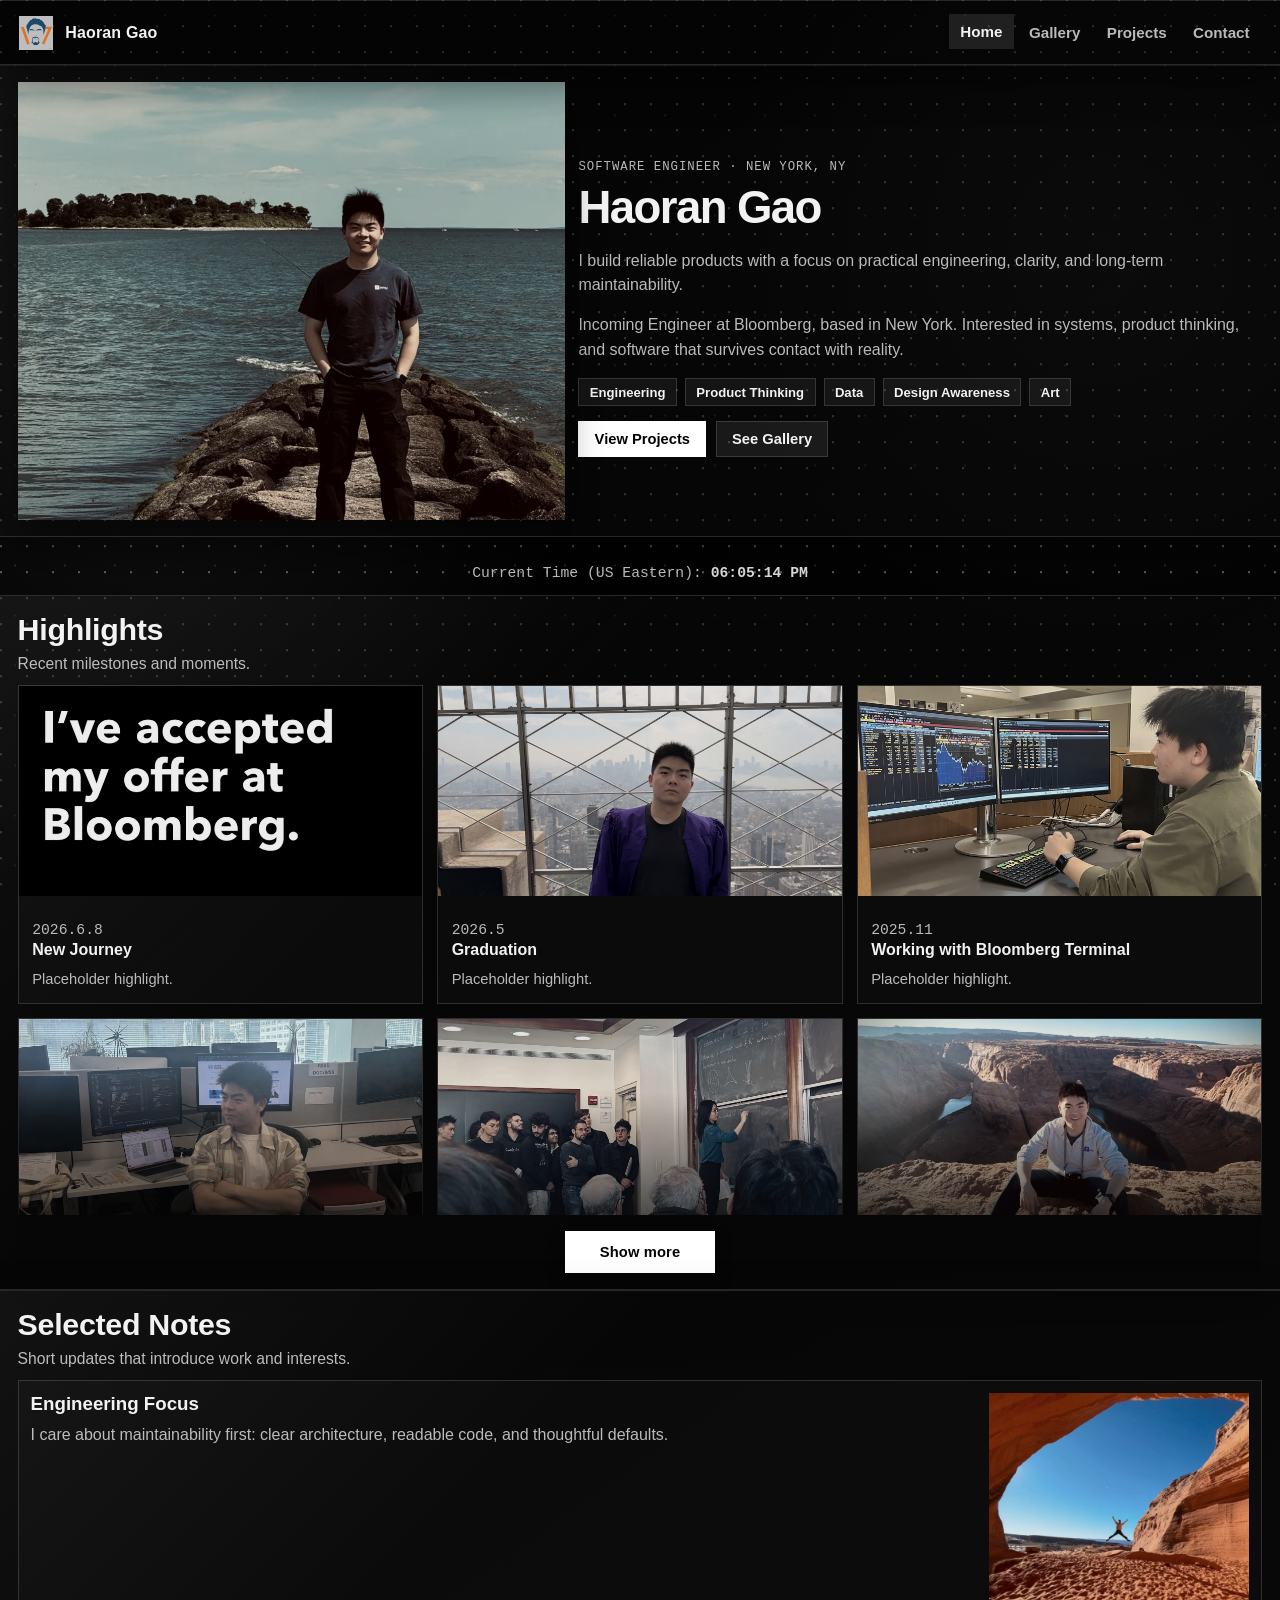
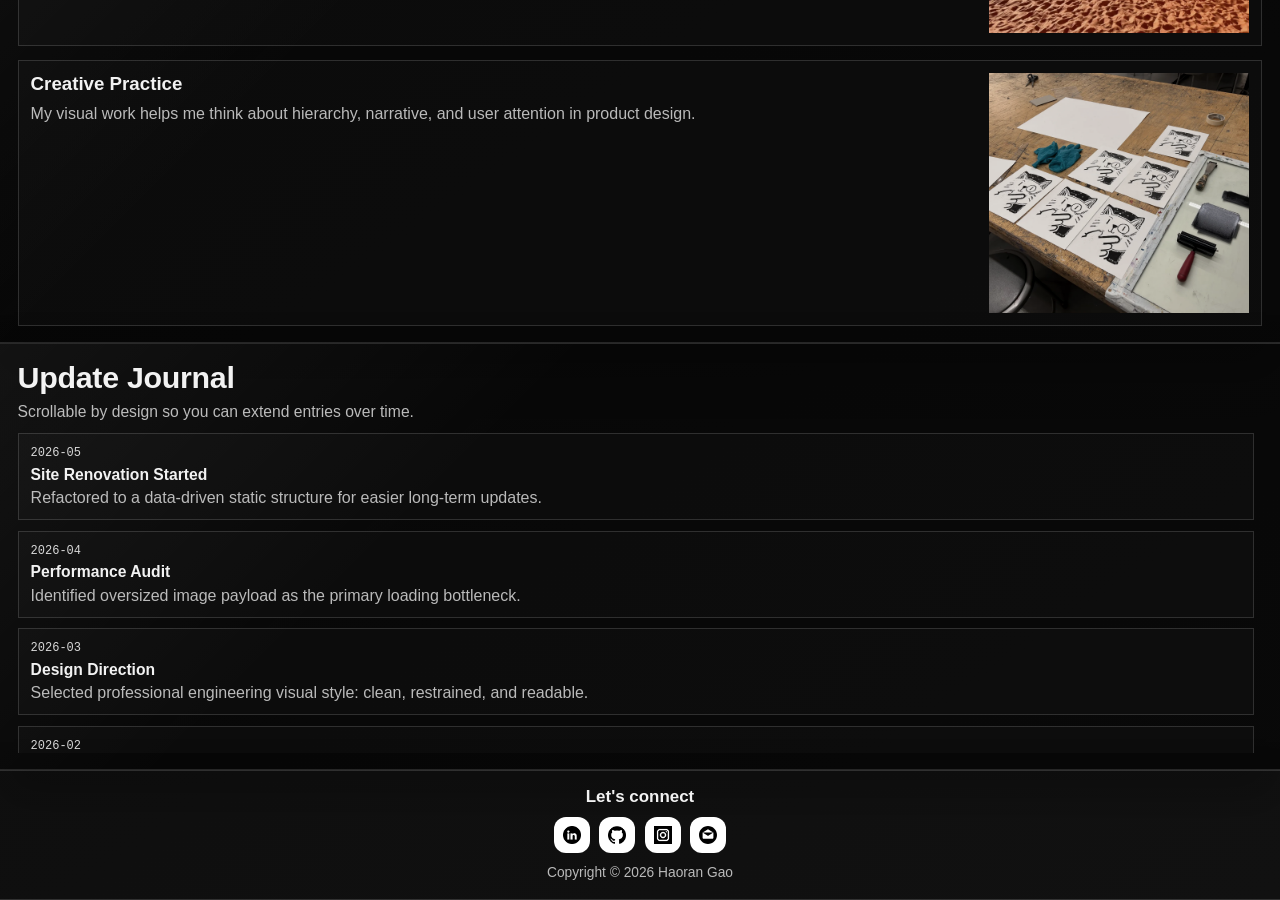
<file: index.html>
<!doctype html>
<html lang="en">
  <head>
    <meta charset="UTF-8" />
    <meta name="viewport" content="width=device-width, initial-scale=1.0" />

    <title>Haoran Gao | Harrison Gao | Software Engineer in New York</title>

    <meta
      name="description"
      content="Haoran Gao, also known as Harrison Gao, is a software engineer based in New York, focused on practical systems, product engineering, data, and maintainable software."
    />

    <meta name="author" content="Haoran Gao" />
    <meta name="robots" content="index, follow" />
    <meta name="theme-color" content="#000000" />

    <link rel="canonical" href="https://haorangao.com/" />

    <!-- Open Graph -->
    <meta property="og:title" content="Haoran Gao | Software Engineer" />

    <meta
      property="og:description"
      content="Software engineer based in New York, focused on practical systems, product engineering, data, and maintainable software."
    />

    <meta property="og:type" content="website" />
    <meta property="og:url" content="https://haorangao.com/" />

    <meta
      property="og:image"
      content="https://haorangao.com/assets/images/profile_pictures/profileWarm.webp"
    />

    <!-- Twitter -->
    <meta name="twitter:card" content="summary_large_image" />

    <meta name="twitter:title" content="Haoran Gao | Software Engineer" />

    <meta
      name="twitter:description"
      content="Software engineer based in New York, focused on practical systems, product engineering, data, and maintainable software."
    />

    <meta
      name="twitter:image"
      content="https://haorangao.com/assets/images/profile_pictures/profileWarm.webp"
    />

    <!-- Favicon -->
    <link rel="icon" href="assets/images/favicon.ico" />

    <!-- Styles -->
    <link rel="stylesheet" href="CSS/style.css" />

    <!-- Scripts -->
    <script src="js/site-data.js" defer></script>
    <script src="js/script.js" defer></script>

    <!-- Structured Data -->
    <script type="application/ld+json">
      {
        "@context": "https://schema.org",
        "@type": "Person",
        "name": "Haoran Gao",
        "alternateName": ["Harrison Gao", "HG"],
        "jobTitle": "Software Engineer",
        "url": "https://haorangao.com/",
        "image": "https://haorangao.com/assets/images/profile_pictures/profileWarm.webp",

        "address": {
          "@type": "PostalAddress",
          "addressLocality": "New York",
          "addressRegion": "NY",
          "addressCountry": "US"
        },

        "alumniOf": {
          "@type": "CollegeOrUniversity",
          "name": "New York University"
        },

        "worksFor": {
          "@type": "Organization",
          "name": "Bloomberg"
        },

        "sameAs": [
          "https://github.com/HTK-G",
          "https://www.linkedin.com/in/harrisongao/"
        ]
      }
    </script>
  </head>
  <body data-page="home">
    <header class="site-header glass-panel" aria-label="Main navigation">
      <a class="brand" href="index.html">
        <img src="assets/images/logos/Navy.png" alt="Haoran Gao logo" />
        <span>Haoran Gao</span>
      </a>

      <button class="hamburger" aria-label="Toggle menu" aria-expanded="false">
        <span></span>
        <span></span>
        <span></span>
      </button>

      <nav class="nav-links" aria-label="Primary">
        <a class="nav-link active" href="index.html">Home</a>
        <a class="nav-link" href="gallery.html">Gallery</a>
        <a class="nav-link" href="project.html">Projects</a>
        <a class="nav-link" href="#contact">Contact</a>
      </nav>
    </header>

    <main class="page-shell">
      <section class="hero panel" id="home-hero"></section>

      <section class="time-band" aria-label="Current time">
        <p>
          Current Time (US Eastern):
          <span id="current-time">Loading...</span>
        </p>
      </section>

      <section class="panel">
        <div class="section-head">
          <h2>Highlights</h2>
          <p>Recent milestones and moments.</p>
        </div>
        <div class="highlights-shell" id="home-highlights-shell">
          <div
            class="card-grid highlights-grid"
            id="home-highlights-grid"
          ></div>
          <button
            class="highlights-toggle"
            id="highlights-toggle"
            type="button"
            aria-expanded="false"
            aria-controls="home-highlights-grid"
          >
            Show more
          </button>
        </div>
      </section>

      <section class="panel">
        <div class="section-head">
          <h2>Selected Notes</h2>
          <p>Short updates that introduce work and interests.</p>
        </div>
        <div class="stack-list" id="home-featured-list"></div>
      </section>

      <section class="panel" id="journal">
        <div class="section-head">
          <h2>Update Journal</h2>
          <p>Scrollable by design so you can extend entries over time.</p>
        </div>
        <div class="journal-scroll" id="journal-entries"></div>
      </section>
    </main>

    <footer class="site-footer glass-panel" id="contact">
      <p class="footer-title">Let's connect</p>
      <div class="social-links" id="social-links"></div>
      <p class="copyright">
        Copyright © <span id="copyright-year"></span> Haoran Gao
      </p>
    </footer>
  </body>
</html>
</file>
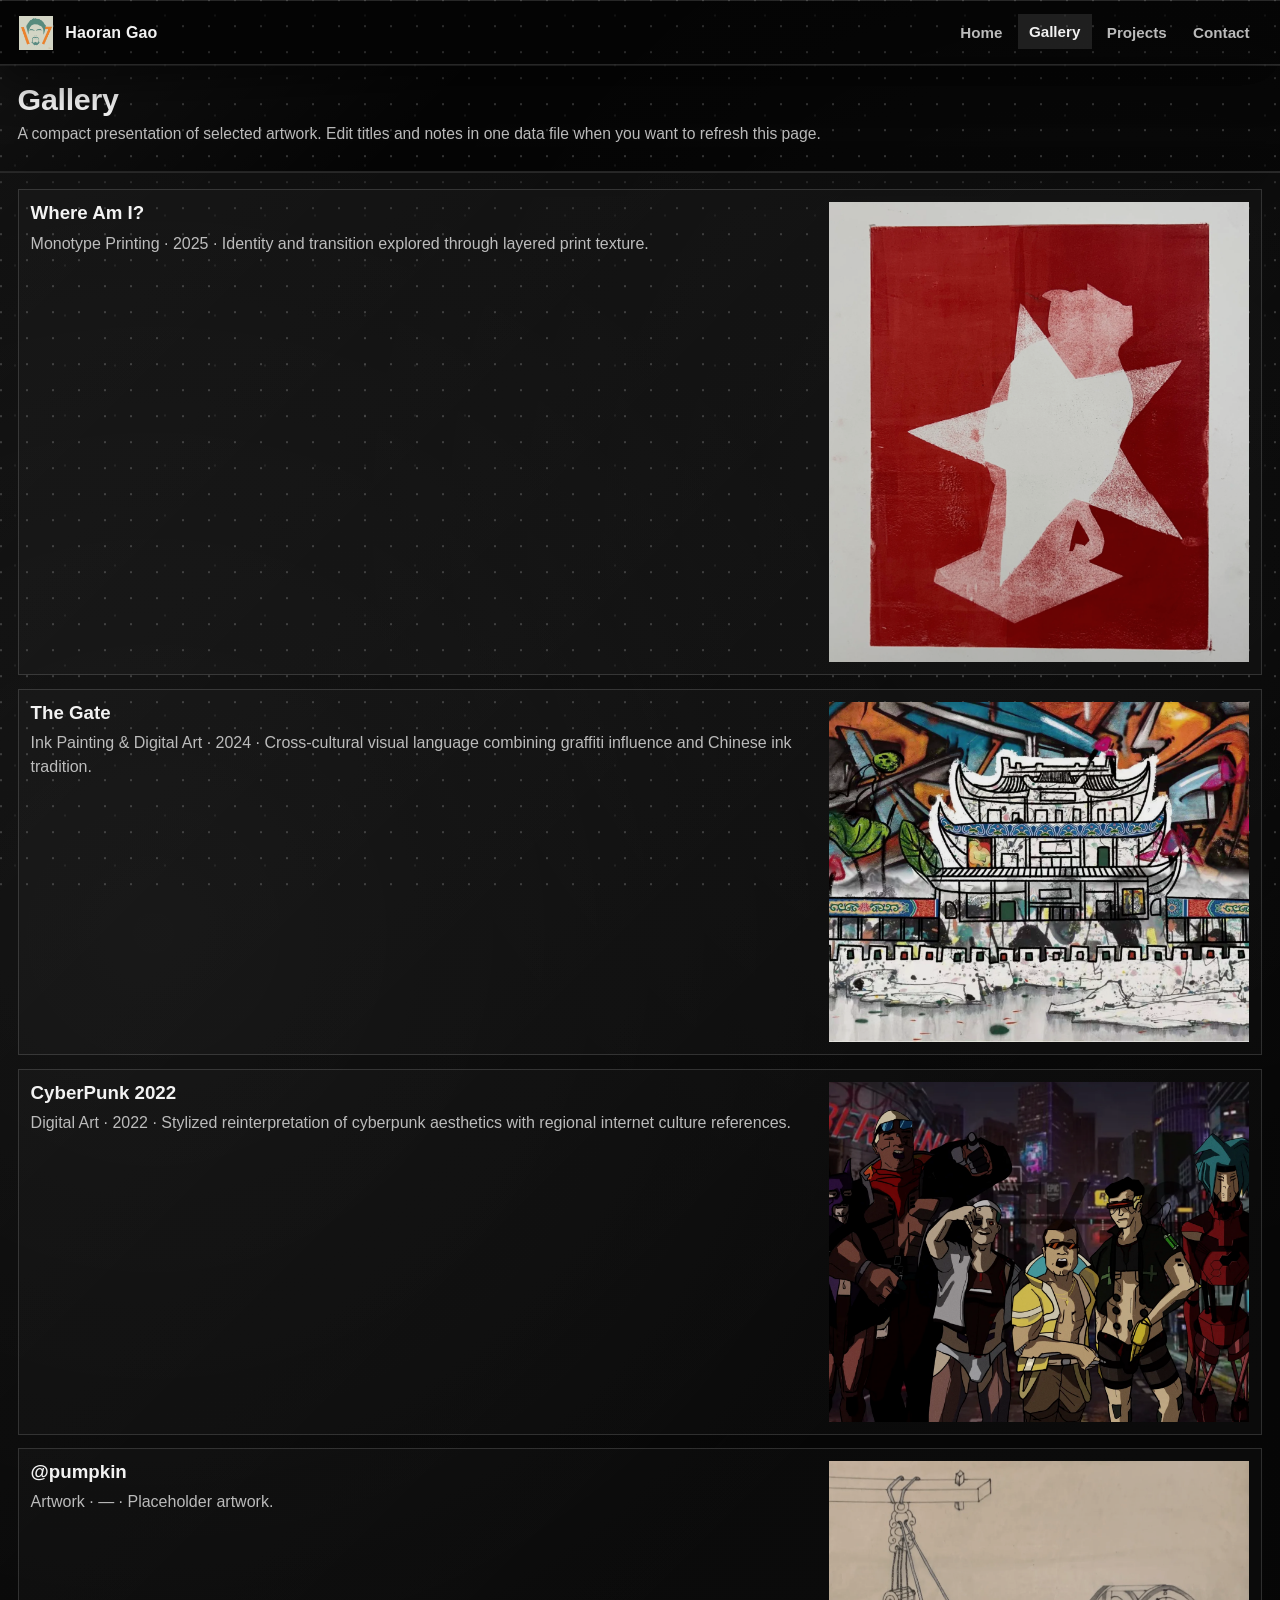
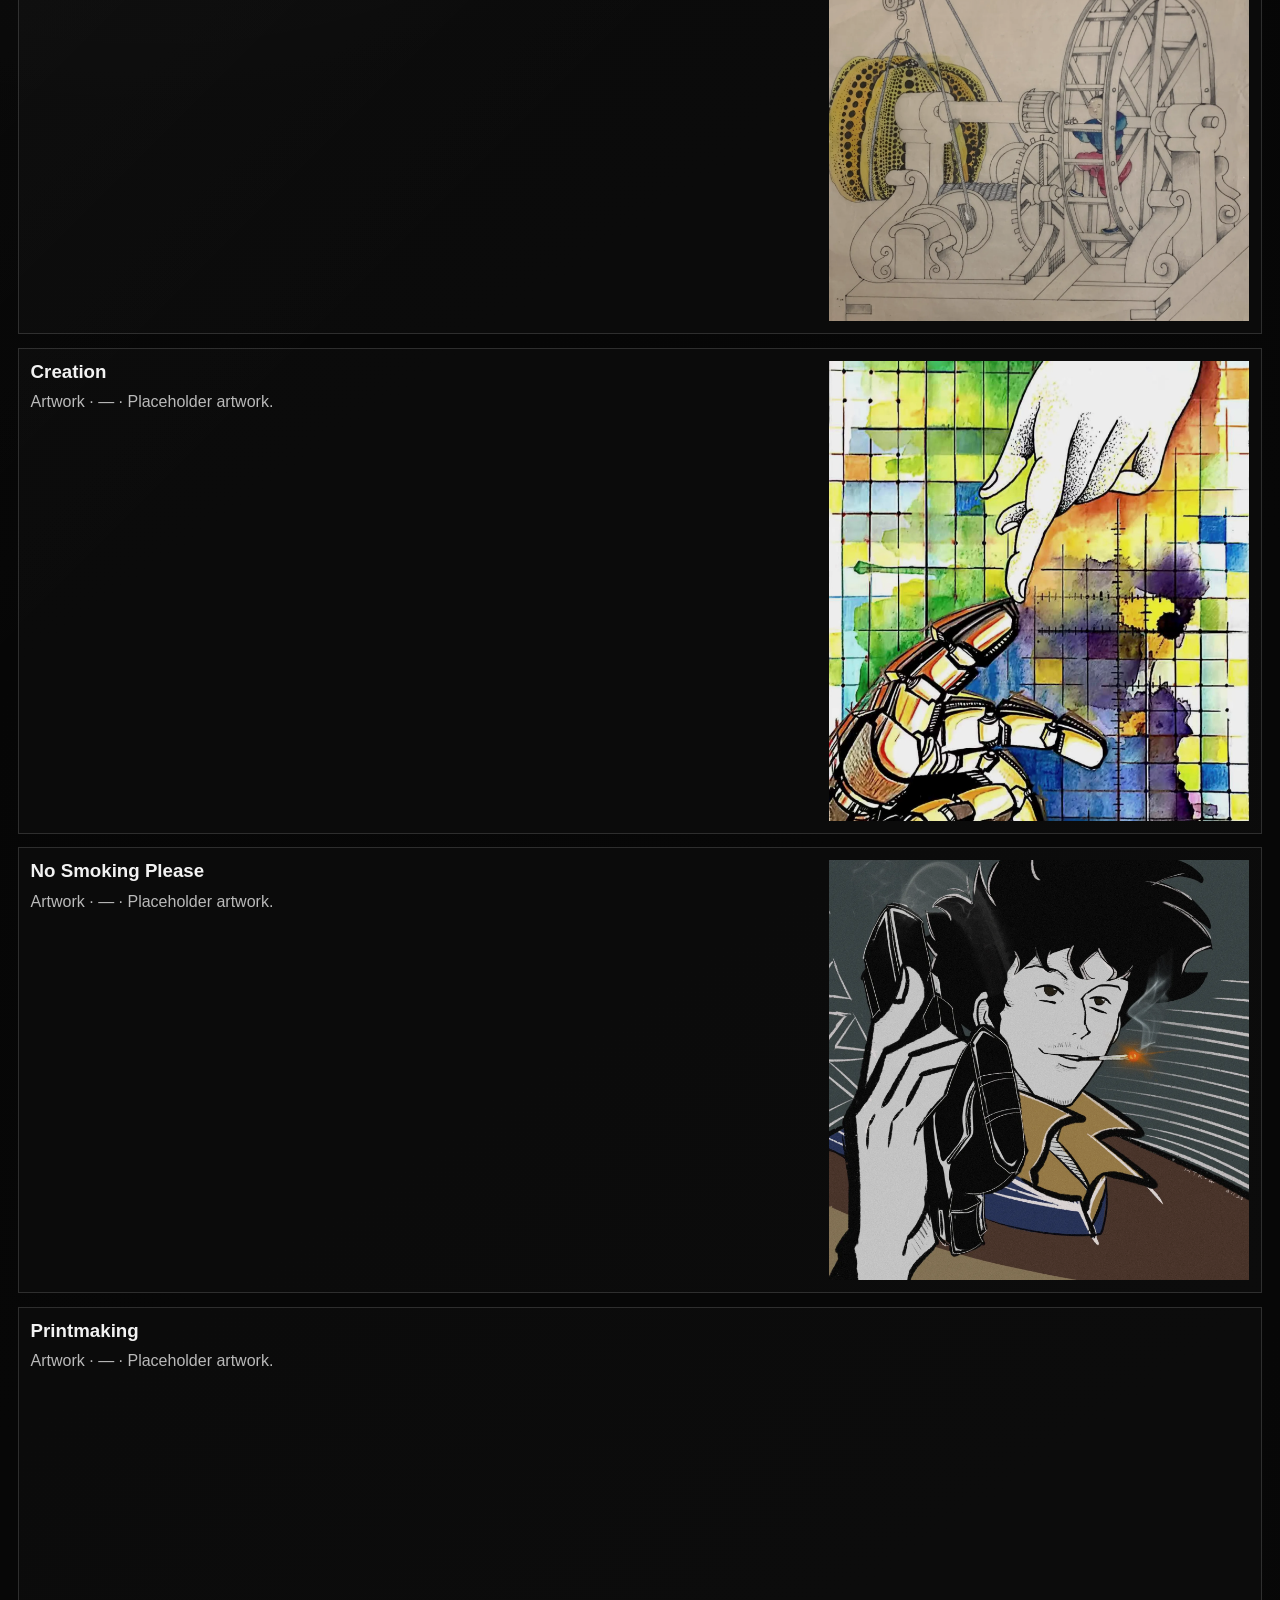
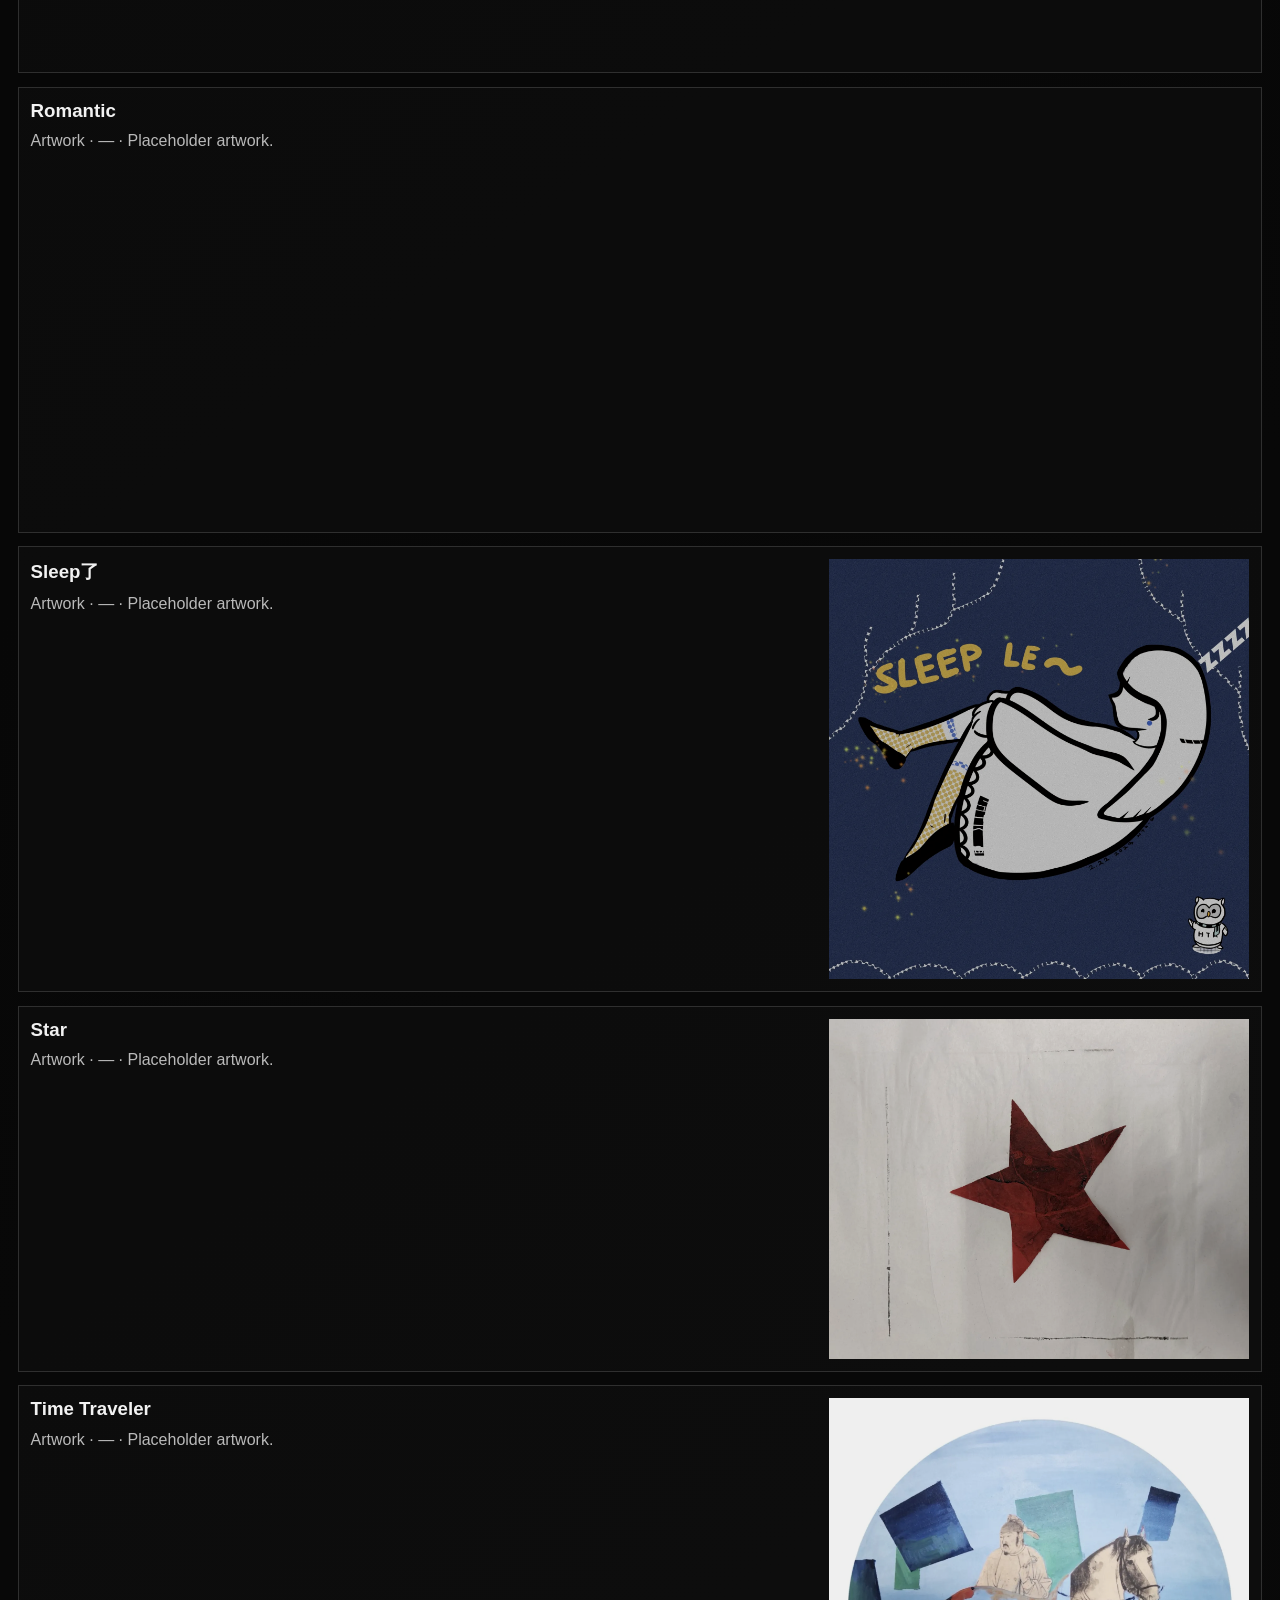
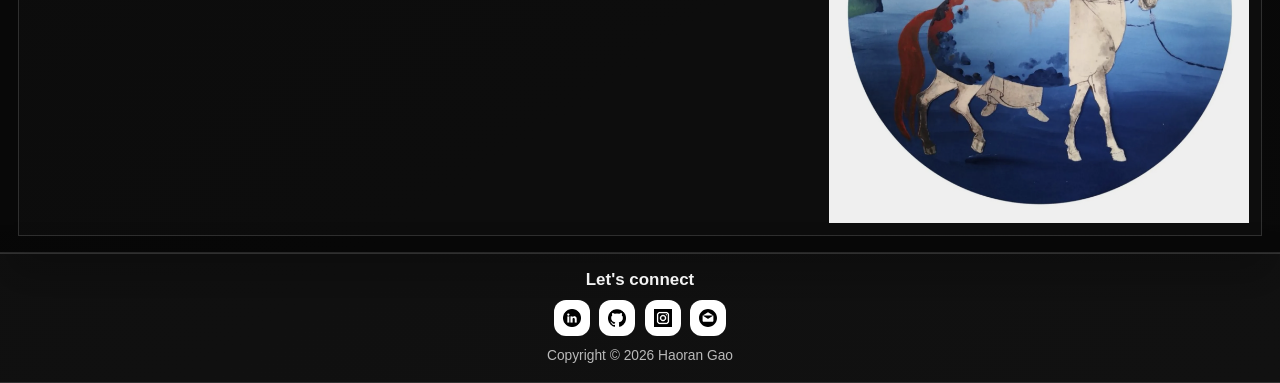
<file: gallery.html>
<!doctype html>
<html lang="en">
  <head>
    <meta charset="UTF-8" />
    <meta name="viewport" content="width=device-width, initial-scale=1.0" />
    <meta
      name="description"
      content="Gallery of visual works and experiments by Haoran Gao."
    />
    <meta name="keywords" content="Haoran Gao, Gallery, Artwork, Design" />
    <meta name="author" content="Haoran Gao" />
    <meta name="robots" content="index, follow" />
    <title>Haoran Gao | Gallery</title>
    <link rel="icon" href="assets/images/favicon.ico" />
    <link rel="stylesheet" href="CSS/style.css" />
    <script src="js/site-data.js" defer></script>
    <script src="js/script.js" defer></script>
    <script id="schema-data" type="application/ld+json"></script>
  </head>
  <body data-page="gallery">
    <header class="site-header glass-panel" aria-label="Main navigation">
      <a class="brand" href="index.html">
        <img src="assets/images/logos/Forest.png" alt="Haoran Gao logo" />
        <span>Haoran Gao</span>
      </a>

      <button class="hamburger" aria-label="Toggle menu" aria-expanded="false">
        <span></span>
        <span></span>
        <span></span>
      </button>

      <nav class="nav-links" aria-label="Primary">
        <a class="nav-link" href="index.html">Home</a>
        <a class="nav-link active" href="gallery.html">Gallery</a>
        <a class="nav-link" href="project.html">Projects</a>
        <a class="nav-link" href="#contact">Contact</a>
      </nav>
    </header>

    <main class="page-shell">
      <section class="panel">
        <div class="section-head">
          <h1>Gallery</h1>
          <p>
            A compact presentation of selected artwork. Edit titles and notes in
            one data file when you want to refresh this page.
          </p>
        </div>
      </section>

      <section class="panel">
        <div class="art-list" id="gallery-art-list"></div>
      </section>
    </main>

    <footer class="site-footer glass-panel" id="contact">
      <p class="footer-title">Let's connect</p>
      <div class="social-links" id="social-links"></div>
      <p class="copyright">
        Copyright © <span id="copyright-year"></span> Haoran Gao
      </p>
    </footer>
  </body>
</html>
</file>
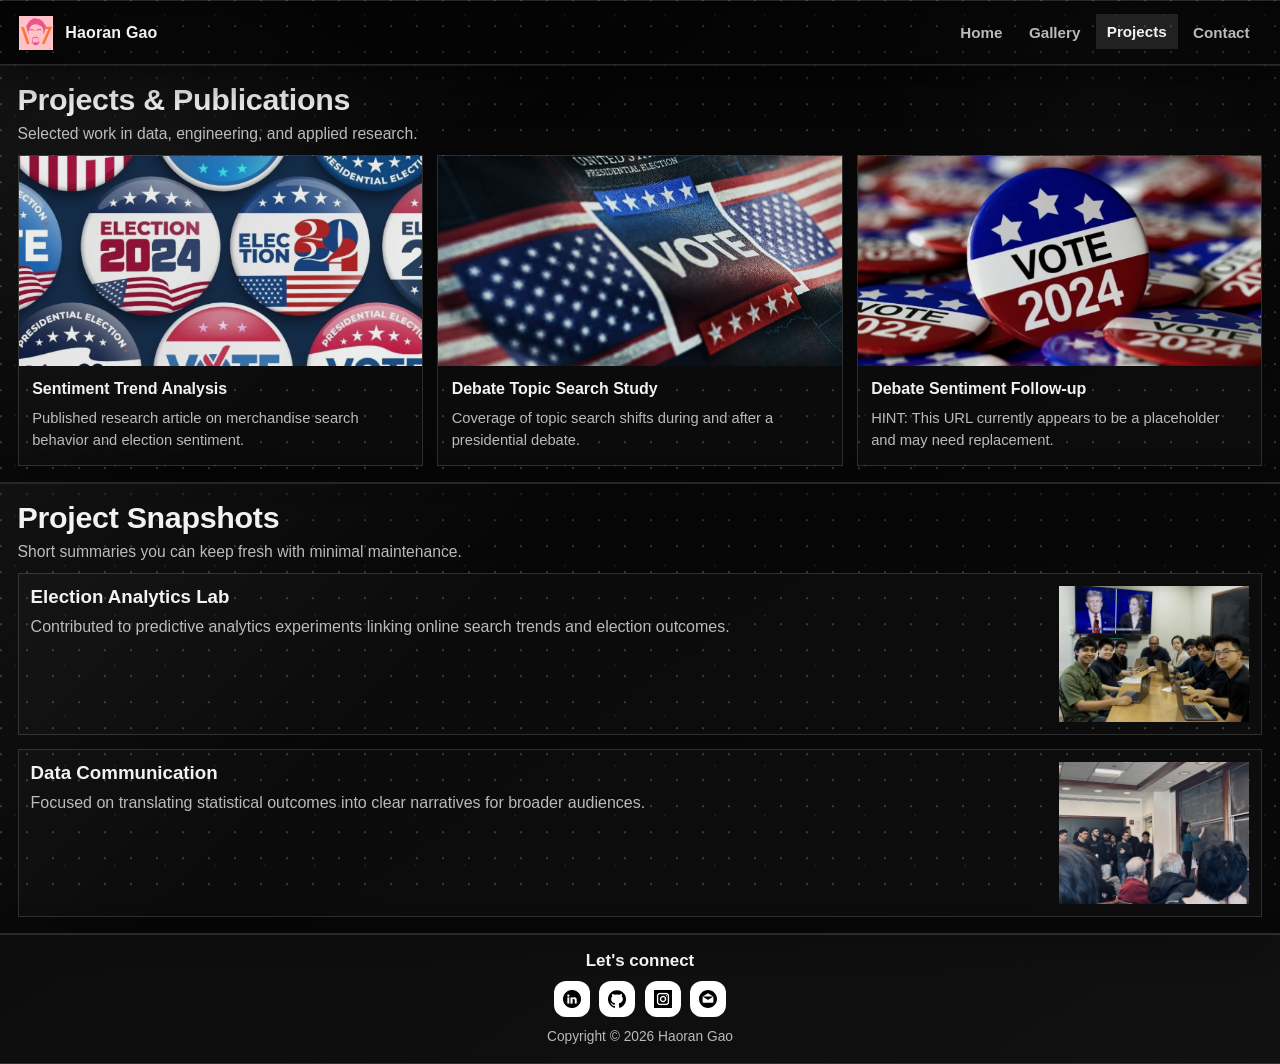
<file: project.html>
<!doctype html>
<html lang="en">
  <head>
    <meta charset="UTF-8" />
    <meta name="viewport" content="width=device-width, initial-scale=1.0" />
    <meta
      name="description"
      content="Projects and publications by Haoran Gao, software engineer."
    />
    <meta name="keywords" content="Haoran Gao, Projects, Engineering" />
    <meta name="author" content="Haoran Gao" />
    <meta name="robots" content="index, follow" />
    <title>Haoran Gao | Projects</title>
    <link rel="icon" href="assets/images/favicon.ico" />
    <link rel="stylesheet" href="CSS/style.css" />
    <script src="js/site-data.js" defer></script>
    <script src="js/script.js" defer></script>
    <script id="schema-data" type="application/ld+json"></script>
  </head>
  <body data-page="projects">
    <header class="site-header glass-panel" aria-label="Main navigation">
      <a class="brand" href="index.html">
        <img src="assets/images/logos/Pink.png" alt="Haoran Gao logo" />
        <span>Haoran Gao</span>
      </a>

      <button class="hamburger" aria-label="Toggle menu" aria-expanded="false">
        <span></span>
        <span></span>
        <span></span>
      </button>

      <nav class="nav-links" aria-label="Primary">
        <a class="nav-link" href="index.html">Home</a>
        <a class="nav-link" href="gallery.html">Gallery</a>
        <a class="nav-link active" href="project.html">Projects</a>
        <a class="nav-link" href="#contact">Contact</a>
      </nav>
    </header>

    <main class="page-shell">
      <section class="panel">
        <div class="section-head">
          <h1>Projects & Publications</h1>
          <p>Selected work in data, engineering, and applied research.</p>
        </div>
        <div class="card-grid" id="project-link-grid"></div>
      </section>

      <section class="panel">
        <div class="section-head">
          <h2>Project Snapshots</h2>
          <p>Short summaries you can keep fresh with minimal maintenance.</p>
        </div>
        <div class="stack-list" id="project-featured-list"></div>
      </section>
    </main>

    <footer class="site-footer glass-panel" id="contact">
      <p class="footer-title">Let's connect</p>
      <div class="social-links" id="social-links"></div>
      <p class="copyright">
        Copyright © <span id="copyright-year"></span> Haoran Gao
      </p>
    </footer>
  </body>
</html>
</file>
<file: CSS/style.css>
:root {
  --bg-0: #000000;
  --bg-1: #080808;
  --panel: rgba(10, 10, 10, 0.92);
  --panel-soft: rgba(255, 255, 255, 0.04);
  --line: rgba(255, 255, 255, 0.14);
  --text-0: #f2f2f2;
  --text-1: #bababa;
  --accent: #ffffff;
  --accent-2: #d8d8d8;
  --radius-lg: 0px; /* Restore to ~18px if you want rounded display boxes again. */
  --radius-md: 0px; /* Restore to ~14px if you want subtle card rounding again. */
  --shadow: 0 18px 40px rgba(0, 0, 0, 0.46);
  --max-width: 1120px;
  --bg-drift-x: 0px;
  --bg-drift-y: 0px;
}

* {
  box-sizing: border-box;
}

html,
body {
  margin: 0;
  padding: 0;
}

html {
  scroll-behavior: smooth;
}

body {
  min-height: 100vh;
  overflow-x: hidden;
  color: var(--text-0);
  font-family: -apple-system, BlinkMacSystemFont, "Segoe UI", Helvetica, Arial,
    sans-serif;
  position: relative;
  isolation: isolate;
  background:
    radial-gradient(circle at 12% 18%, rgba(255, 255, 255, 0.06), transparent 18%),
    radial-gradient(circle at 86% 10%, rgba(255, 255, 255, 0.04), transparent 16%),
    linear-gradient(145deg, var(--bg-0), var(--bg-1));
  background-attachment: scroll;
}

body::before,
body::after {
  position: fixed;
  inset: 0;
  pointer-events: none;
}

body::before {
  content: "";
  z-index: 0;
  background-image: radial-gradient(circle at 1px 1px, rgba(255, 255, 255, 0.44) 1.15px, transparent 1.25px);
  background-size: 26px 26px;
  background-position: 0 0;
  transform: translate3d(calc(var(--bg-drift-x) * 0.8), calc(var(--bg-drift-y) * 0.8), 0);
  transition: transform 160ms ease-out;
  opacity: 0.84;
  mix-blend-mode: screen;
}

body::after {
  content: "";
  z-index: 0;
  background-image: radial-gradient(circle at 1px 1px, rgba(255, 255, 255, 0.2) 0.95px, transparent 1px);
  background-size: 50px 50px;
  background-position: 14px 14px;
  transform: translate3d(calc(var(--bg-drift-x) * -0.5), calc(var(--bg-drift-y) * -0.5), 0);
  transition: transform 180ms ease-out;
  opacity: 0.68;
  mix-blend-mode: screen;
}

body > * {
  position: relative;
  z-index: 1;
}

a {
  color: inherit;
  text-decoration: none;
}

img {
  display: block;
  max-width: 100%;
}

.page-shell {
  width: 100%;
  margin: 0;
  display: grid;
  gap: 0;
}

.glass-panel,
.panel {
  position: relative;
  overflow: hidden;
  border: 1px solid var(--line);
  border-radius: var(--radius-lg);
  box-shadow: var(--shadow);
  transform-style: preserve-3d;
}

.panel::before {
  content: "";
  position: absolute;
  inset: 0;
  pointer-events: none;
  background: linear-gradient(135deg, rgba(255, 255, 255, 0.05), transparent 35%);
}

@keyframes fadeUp {
  from {
    opacity: 0;
    transform: translateY(12px);
  }

  to {
    opacity: 1;
    transform: translateY(0);
  }
}

.page-shell > * {
  animation: fadeUp 0.45s ease both;
}

.page-shell > *:nth-child(2) {
  animation-delay: 0.04s;
}

.page-shell > *:nth-child(3) {
  animation-delay: 0.08s;
}

.page-shell > *:nth-child(4) {
  animation-delay: 0.12s;
}

.site-header {
  width: 100%;
  margin: 0;
  padding: 0.9rem 1.2rem;
  background: rgba(7, 7, 7, 0.58);
  display: flex;
  align-items: center;
  gap: 0.8rem;
  position: sticky;
  top: 0;
  z-index: 10;
  backdrop-filter: blur(18px);
  border-left: 0;
  border-right: 0;
}

.brand {
  display: inline-flex;
  align-items: center;
  gap: 0.75rem;
  font-weight: 800;
  font-size: 1rem;
  letter-spacing: 0.01em;
}

.brand img {
  width: 34px;
  height: 34px;
  border-radius: 0;
  object-fit: cover;
}

.nav-links {
  margin-left: auto;
  display: inline-flex;
  align-items: center;
  gap: 0.25rem;
}

.nav-link {
  color: var(--text-1);
  padding: 0.55rem 0.7rem;
  border-radius: 0;
  font-size: 0.95rem;
  font-weight: 600;
  transition: transform 0.2s ease, background 0.2s ease, color 0.2s ease;
}

.nav-link:hover,
.nav-link.active {
  color: var(--text-0);
  background: rgba(255, 255, 255, 0.1);
  transform: translateY(-1px);
}

.hamburger {
  display: none;
  border: 1px solid rgba(255, 255, 255, 0.18);
  background: rgba(255, 255, 255, 0.08);
  padding: 0.55rem 0.6rem;
  cursor: pointer;
  box-shadow: 0 8px 18px rgba(0, 0, 0, 0.35);
  border-radius: 10px; /* Keep this slightly rounded if you want the toggle to feel less harsh. */
}

.hamburger span {
  display: block;
  width: 24px;
  height: 2px;
  background: var(--text-0);
  margin: 5px 0;
  transition: transform 0.2s ease, opacity 0.2s ease;
}

.panel {
  background: rgba(10, 10, 10, 0.5);
  padding: 1rem 1.1rem;
  backdrop-filter: blur(18px);
  border-left: 0;
  border-right: 0;
  border-radius: 0;
}

.section-head {
  margin-bottom: 0.75rem;
}

.section-head h1,
.section-head h2 {
  margin: 0;
  font-size: clamp(1.25rem, 2.5vw, 1.9rem);
  letter-spacing: -0.01em;
}

.section-head p {
  margin: 0.5rem 0 0;
  color: var(--text-1);
  font-size: 0.98rem;
}

.hero {
  width: 100%;
  display: grid;
  gap: 0.85rem;
  grid-template-columns: 1fr 1.25fr;
  align-items: center;
}

.hero-image {
  width: 100%;
  max-height: 520px;
  object-fit: cover;
  border-radius: 0;
  box-shadow: 0 18px 34px rgba(0, 0, 0, 0.42);
  filter: grayscale(0.25) brightness(0.92) contrast(1.02);
}

.kicker {
  font-family: ui-monospace, SFMono-Regular, Menlo, Monaco, Consolas,
    "Liberation Mono", "Courier New", monospace;
  text-transform: uppercase;
  letter-spacing: 0.08em;
  color: var(--accent-2);
  font-size: 0.77rem;
  margin-bottom: 0.5rem;
}

.hero h1 {
  margin: 0;
  line-height: 1.06;
  font-size: clamp(1.75rem, 5vw, 2.85rem);
  letter-spacing: -0.035em;
}

.hero p {
  color: var(--text-1);
  line-height: 1.52;
}

.tag-list {
  display: flex;
  flex-wrap: wrap;
  gap: 0.5rem;
  margin: 0.85rem 0;
}

.tag {
  background: rgba(255, 255, 255, 0.06);
  border: 1px solid rgba(255, 255, 255, 0.14);
  padding: 0.35rem 0.65rem;
  border-radius: 0;
  font-size: 0.82rem;
  font-weight: 600;
}

.cta-row {
  display: flex;
  flex-wrap: wrap;
  gap: 0.6rem;
  margin-top: 0.9rem;
}

.btn {
  display: inline-flex;
  align-items: center;
  justify-content: center;
  padding: 0.58rem 0.95rem;
  border-radius: 0;
  border: 1px solid transparent;
  font-weight: 700;
  font-size: 0.92rem;
  transition: transform 0.2s ease, box-shadow 0.2s ease, background 0.2s ease;
}

.btn:hover {
  transform: translateY(-1px);
  box-shadow: 0 10px 18px rgba(0, 0, 0, 0.08);
}

.btn-primary {
  background: #ffffff;
  color: #000000;
}

.btn-secondary {
  background: rgba(255, 255, 255, 0.08);
  border-color: var(--line);
  color: var(--text-0);
}

.time-band {
  width: 100%;
  margin: 0;
  padding: 0.8rem 1.2rem 0;
  text-align: center;
  color: var(--text-1);
  font-family: ui-monospace, SFMono-Regular, Menlo, Monaco, Consolas,
    "Liberation Mono", "Courier New", monospace;
  font-size: 0.92rem;
}

#current-time {
  color: var(--accent-2);
  font-weight: 600;
}

.card-grid {
  display: grid;
  grid-template-columns: repeat(3, minmax(0, 1fr));
  gap: 0.85rem;
  width: 100%;
}

.highlights-shell {
  position: relative;
}

.highlights-grid {
  max-height: 530px;
  overflow: hidden;
  transition: max-height 0.35s ease;
}

.highlights-shell.is-expanded .highlights-grid {
  max-height: none;
}

.highlights-shell::after {
  content: "";
  position: absolute;
  left: 0;
  right: 0;
  bottom: 0;
  height: 180px;
  background: linear-gradient(to bottom, rgba(0, 0, 0, 0), rgba(6, 6, 6, 0.98));
  pointer-events: none;
  opacity: 1;
  transition: opacity 0.25s ease;
}

.highlights-shell.is-expanded::after {
  opacity: 0;
}

.highlights-toggle {
  position: relative;
  z-index: 2;
  display: block;
  margin: 0.95rem auto 0;
  min-width: 150px;
  padding: 0.78rem 1rem;
  border: 1px solid var(--line);
  border-radius: 0;
  background: rgb(255, 255, 255);
  color: #000000;
  font-weight: 700;
  font-size: 0.92rem;
  letter-spacing: 0.01em;
  cursor: pointer;
  text-align: center;
  box-shadow: 0 10px 20px rgba(0, 0, 0, 0.18);
}

.highlights-toggle:hover {
  background: rgba(255, 255, 255, 0.12);
}

.highlights-toggle:visited {
  color: #ffffff;
}

.highlights-toggle:focus-visible {
  outline: 2px solid rgba(255, 255, 255, 0.8);
  outline-offset: 2px;
}

.card-strip {
  display: grid;
  grid-auto-flow: column;
  grid-auto-columns: minmax(250px, 320px);
  overflow-x: auto;
  overflow-y: hidden;
  gap: 0.85rem;
  padding-bottom: 0.25rem;
  scroll-snap-type: x proximity;
  scroll-behavior: smooth;
}

.card-strip .card {
  scroll-snap-align: start;
}

.card-strip::-webkit-scrollbar {
  height: 8px;
}

.card-strip::-webkit-scrollbar-thumb {
  background: rgba(255, 255, 255, 0.2);
  border-radius: 99px;
}

.card {
  background: rgba(255, 255, 255, 0.02);
  border: 1px solid var(--line);
  border-radius: 0;
  overflow: hidden;
  transition: transform 0.22s ease, box-shadow 0.22s ease, border-color 0.22s ease;
}

.card:hover,
.stack-item:hover,
.journal-item:hover {
  transform: translateY(-4px);
  box-shadow: 0 18px 30px rgba(0, 0, 0, 0.2);
}

.card img {
  width: 100%;
  height: 210px;
  object-fit: cover;
  display: block;
  filter: grayscale(0.25) brightness(0.92) contrast(1.02);
}

.card-body {
  padding: 0.85rem;
}

.card-meta {
  color: var(--accent-2);
  font-family: ui-monospace, SFMono-Regular, Menlo, Monaco, Consolas,
    "Liberation Mono", "Courier New", monospace;
  font-size: 0.75rem;
  margin-bottom: 0.45rem;
}

.card h3 {
  margin: 0;
  font-size: 1rem;
}

.card p {
  margin: 0.55rem 0 0;
  color: var(--text-1);
  font-size: 0.92rem;
  line-height: 1.5;
}

.stack-list,
.art-list {
  display: grid;
  gap: 0.85rem;
  width: 100%;
}

.stack-item {
  display: grid;
  grid-template-columns: minmax(0, 1fr) 190px;
  gap: 0.75rem;
  background: rgba(255, 255, 255, 0.02);
  border: 1px solid var(--line);
  border-radius: 0;
  padding: 0.75rem;
  transition: transform 0.22s ease, box-shadow 0.22s ease, border-color 0.22s ease;
}

.stack-item img {
  width: 100%;
  height: 100%;
  min-height: 120px;
  max-height: 145px;
  object-fit: cover;
  border-radius: 0;
  filter: grayscale(0.2) brightness(0.93) contrast(1.02);
}

#home-featured-list .stack-item {
  grid-template-columns: minmax(0, 1fr) 260px;
}

#home-featured-list .stack-item img {
  min-height: 240px;
  max-height: 310px;
  filter: grayscale(0.2) brightness(0.93) contrast(1.02);
}

#gallery-art-list .stack-item {
  grid-template-columns: minmax(0, 1fr) 420px;
}

#gallery-art-list .stack-item img {
  min-height: 340px;
  max-height: 460px;
  filter: grayscale(0.2) brightness(0.93) contrast(1.02);
}

.stack-item h3 {
  margin: 0;
}

.stack-item p {
  margin: 0.45rem 0 0;
  color: var(--text-1);
  line-height: 1.5;
}

.journal-scroll {
  max-height: 320px;
  overflow-y: auto;
  padding-right: 0.5rem;
  display: grid;
  gap: 0.65rem;
  width: 100%;
}

.journal-scroll::-webkit-scrollbar {
  width: 8px;
}

.journal-scroll::-webkit-scrollbar-thumb {
  background: rgba(255, 255, 255, 0.2);
  border-radius: 99px;
}

.journal-item {
  border: 1px solid var(--line);
  border-radius: 0;
  background: rgba(255, 255, 255, 0.02);
  padding: 0.75rem;
  transition: transform 0.22s ease, box-shadow 0.22s ease, border-color 0.22s ease;
}

.journal-item .date {
  color: var(--accent-2);
  font-family: ui-monospace, SFMono-Regular, Menlo, Monaco, Consolas,
    "Liberation Mono", "Courier New", monospace;
  font-size: 0.75rem;
}

.journal-item h3 {
  margin: 0.35rem 0;
  font-size: 0.98rem;
}

.journal-item p {
  margin: 0;
  color: var(--text-1);
}

.site-footer {
  width: 100%;
  margin: 0;
  padding: 1rem 1.2rem 1.15rem;
  background: rgba(255, 255, 255, 0.04);
  text-align: center;
  border-left: 0;
  border-right: 0;
  border-radius: 0;
  color: var(--text-0);
  backdrop-filter: blur(18px);
}

.footer-title {
  margin: 0;
  font-size: 1.06rem;
  font-weight: 800;
}

.social-links {
  margin-top: 0.65rem;
  display: flex;
  justify-content: center;
  align-items: center;
  gap: 0.6rem;
}

.social-links a {
  width: 36px;
  height: 36px;
  display: inline-flex;
  align-items: center;
  justify-content: center;
  border-radius: 12px;
  border: 1px solid var(--line);
  background: #ffffff;
}

.social-links img {
  width: 18px;
  height: 18px;
  object-fit: contain;
  filter: brightness(0.15) contrast(1.25);
}

.copyright {
  margin: 0.75rem 0 0;
  color: var(--text-1);
  font-size: 0.86rem;
}

@media (max-width: 980px) {
  .card-grid {
    grid-template-columns: repeat(2, minmax(0, 1fr));
  }

  .card-strip {
    grid-auto-columns: minmax(240px, 280px);
  }

  .hero {
    grid-template-columns: 1fr;
  }

  .hero-image {
    max-height: 420px;
  }
}

@media (max-width: 760px) {
  .site-header {
    padding: 0.75rem 0.9rem;
  }

  .hamburger {
    display: inline-block;
    margin-left: auto;
  }

  .nav-links {
    display: none;
    position: absolute;
    top: calc(100% + 8px);
    right: 0;
    width: 200px;
    margin-left: 0;
    flex-direction: column;
    align-items: stretch;
    background: rgba(255, 255, 255, 0.06);
    border: 1px solid var(--line);
    border-radius: 0;
    padding: 0.35rem;
  }

  .nav-links.active {
    display: flex;
  }

  .card-grid {
    grid-template-columns: 1fr;
  }

  .stack-item {
    grid-template-columns: 1fr;
  }

  #home-featured-list .stack-item,
  #gallery-art-list .stack-item {
    grid-template-columns: 1fr;
  }

  .stack-item img {
    max-height: 220px;
  }

  #home-featured-list .stack-item img,
  #gallery-art-list .stack-item img {
    max-height: 320px;
    min-height: 240px;
  }

  .card-strip {
    grid-auto-columns: minmax(220px, 80vw);
  }

  .highlights-grid {
    max-height: 545px;
  }

  .highlights-shell::after {
    bottom: 66px;
    height: 120px;
  }
}

@media (prefers-reduced-motion: reduce) {
  *,
  *::before,
  *::after {
    animation-duration: 0.01ms !important;
    animation-iteration-count: 1 !important;
    transition-duration: 0.01ms !important;
    scroll-behavior: auto !important;
  }
}

/* Compact, scrollable description for highlight cards (hide scrollbar) */
.card-desc-scroll {
  max-height: 68px;
  overflow: auto;
  -webkit-overflow-scrolling: touch;
  scrollbar-width: none; /* Firefox */
  -ms-overflow-style: none; /* IE 10+ */
}
.card-desc-scroll::-webkit-scrollbar {
  display: none;
}
</file>
